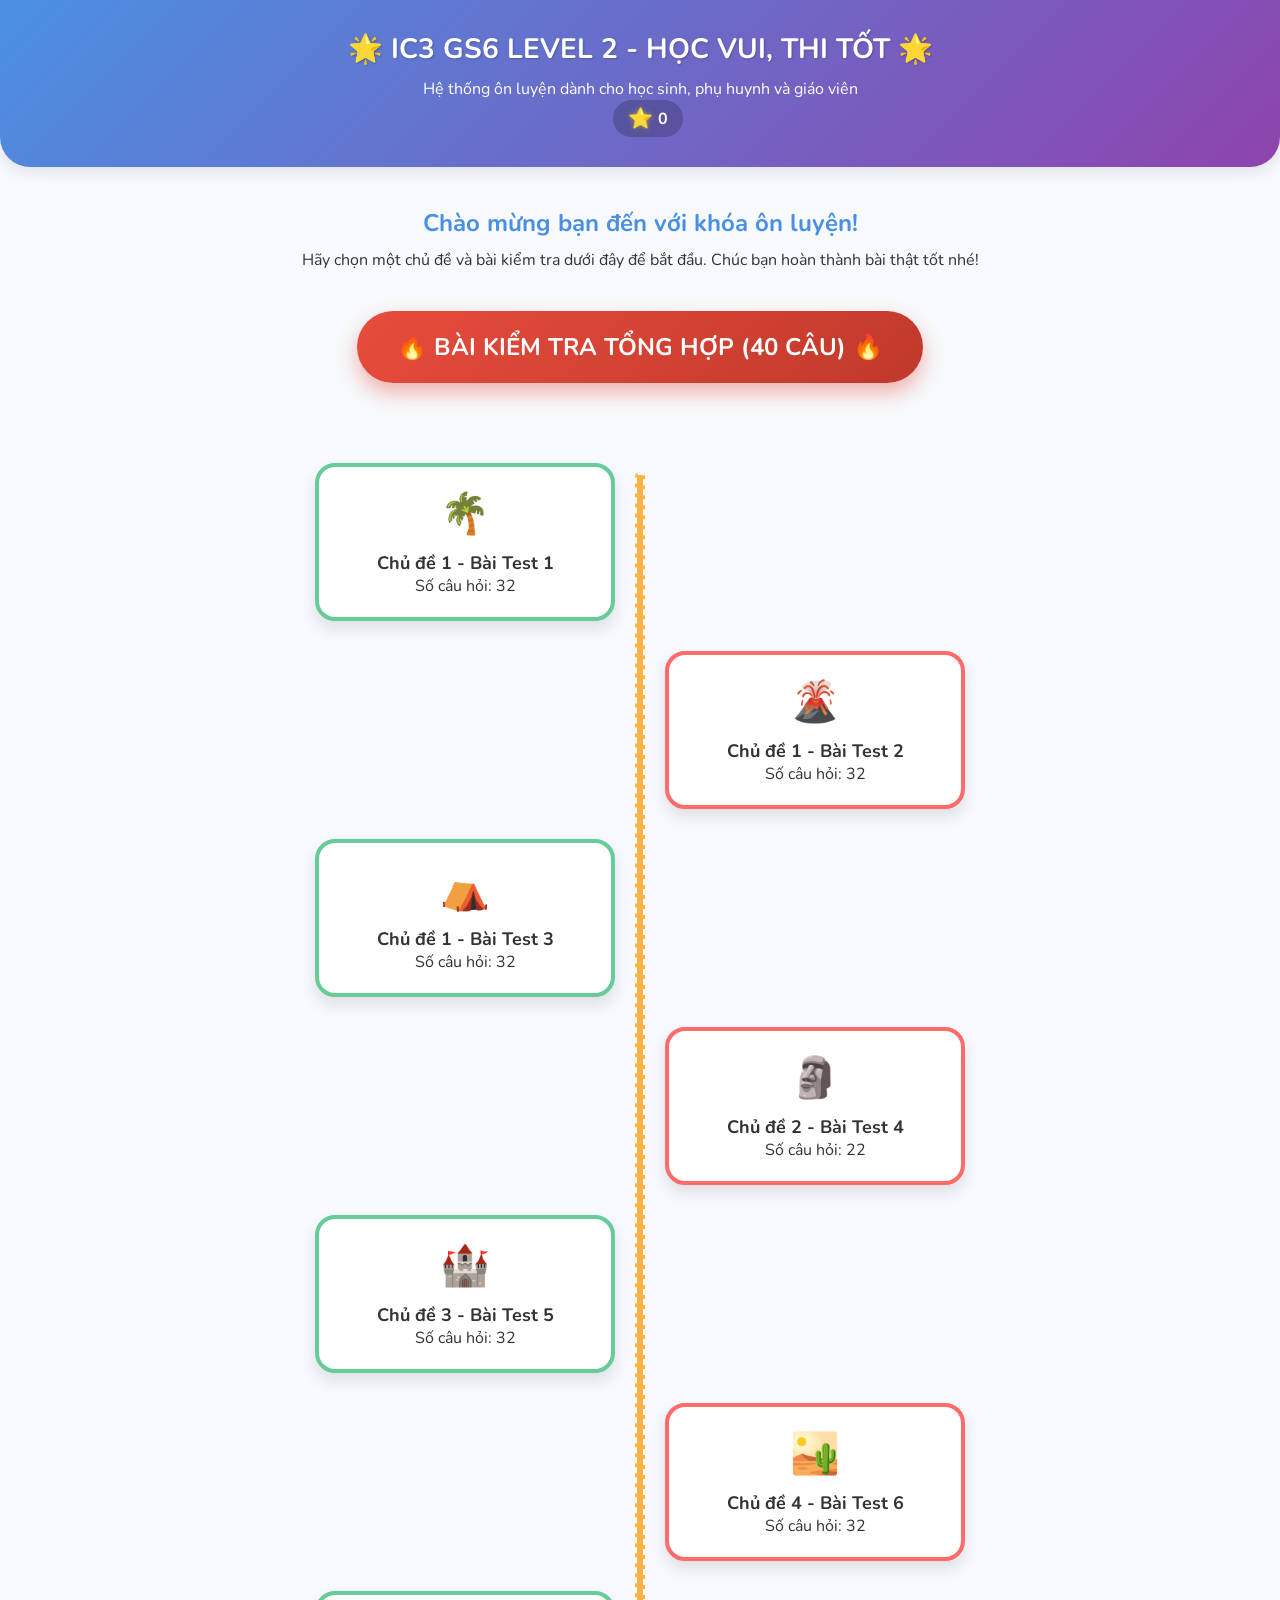
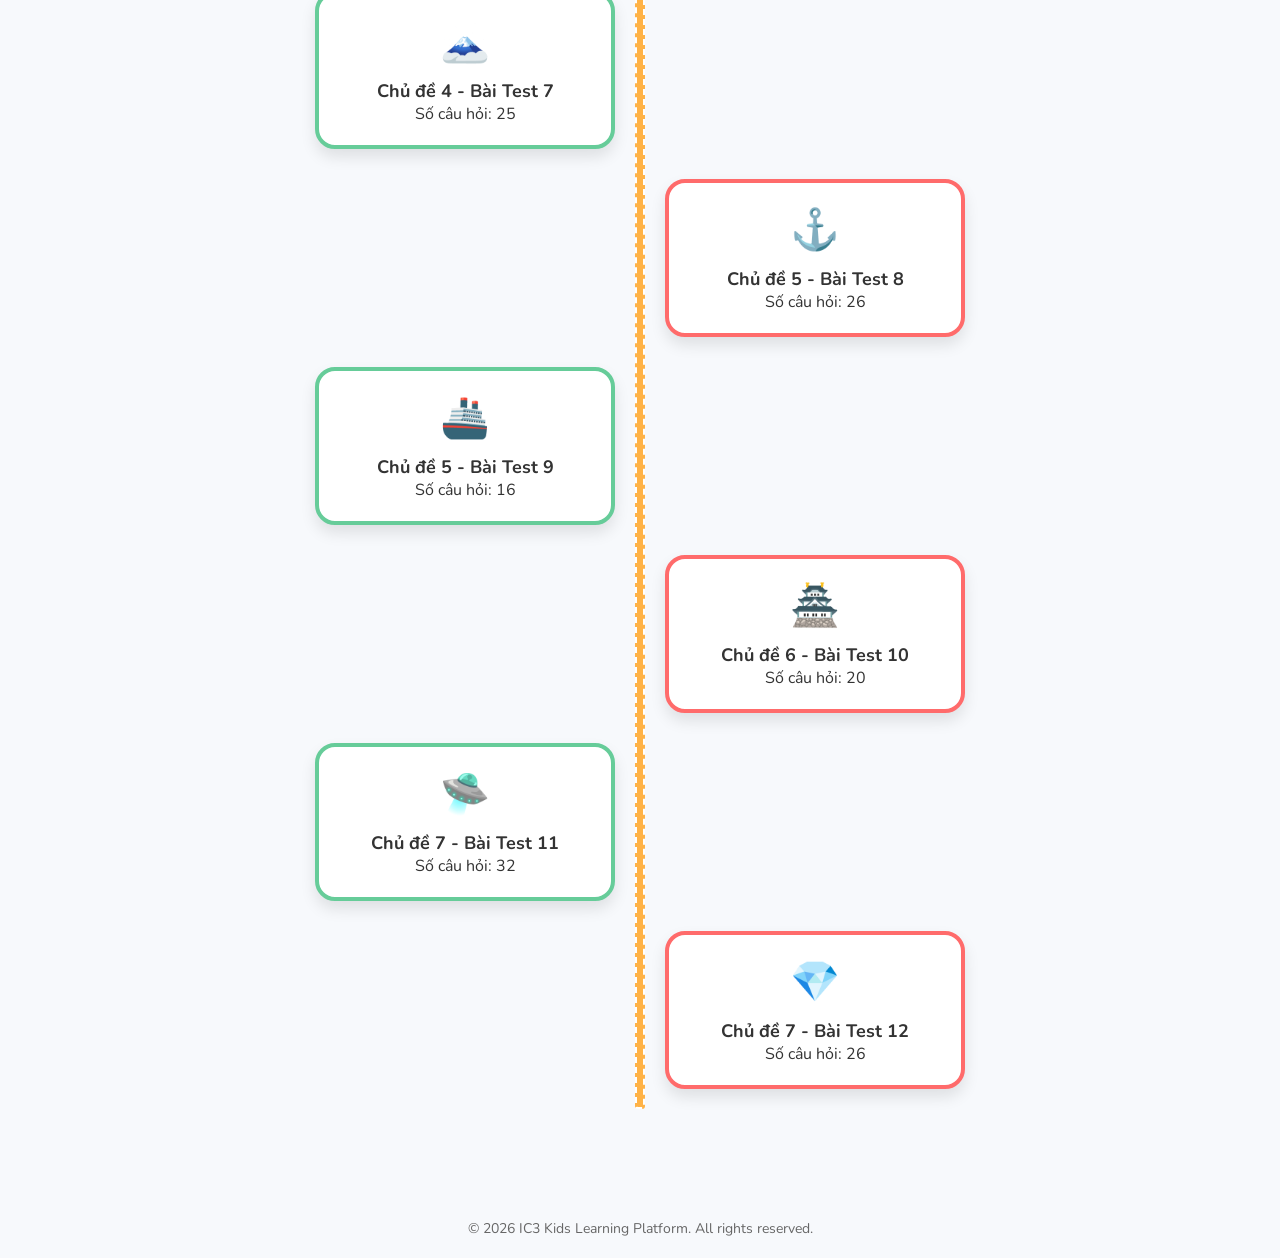
<file: index.html>
<!DOCTYPE html>
<html lang="vi">
<head>
    <meta charset="UTF-8">
    <meta name="viewport" content="width=device-width, initial-scale=1.0">
    <title>IC3 GS6 Level 2 - Ôn Tập Kiến Thức</title>
    <link rel="stylesheet" href="style.css">
    <link href="https://fonts.googleapis.com/css2?family=Nunito:wght@400;600;800&display=swap" rel="stylesheet">
</head>
<body>
    <header class="app-header">
        <div class="header-container">
            <h1>🌟 IC3 GS6 LEVEL 2 - HỌC VUI, THI TỐT 🌟</h1>
            <p>Hệ thống ôn luyện dành cho học sinh, phụ huynh và giáo viên</p>
            <div class="coin-counter" title="Số sao của bạn">
                <span class="coin-icon">⭐</span> <span id="header-coin-amount">0</span>
            </div>
        </div>
    </header>

    <main class="app-main container">
        <section class="welcome-section">
            <h2>Chào mừng bạn đến với khóa ôn luyện!</h2>
            <p>Hãy chọn một chủ đề và bài kiểm tra dưới đây để bắt đầu. Chúc bạn hoàn thành bài thật tốt nhé!</p>
        </section>

        <section class="final-exam-section" style="text-align: center; margin-bottom: 40px;">
            <button class="btn btn-danger btn-large" style="background: linear-gradient(135deg, #e74c3c, #c0392b); color: white; padding: 20px 40px; font-size: 24px; border-radius: 50px; box-shadow: 0 10px 20px rgba(231, 76, 60, 0.4); animation: pulse 2s infinite;" onclick="showModeModal('final_exam')">
                🔥 BÀI KIỂM TRA TỔNG HỢP (40 CÂU) 🔥
            </button>
        </section>

        <section id="topic-list" class="map-container">
            <!-- Topics will be loaded here dynamically -->
        </section>

        <!-- Mode Selection Modal -->
        <div id="mode-modal" class="modal-overlay" style="display: none;">
            <div class="modal-content">
                <h2>Chọn Chế Độ Làm Bài</h2>
                <p id="modal-test-name">Tên Bài Test</p>
                <div class="mode-options">
                    <div class="mode-card practice-mode" onclick="startQuizMode('practice')">
                        <h3>Làm Bài Ôn Tập 📖</h3>
                        <p>Thoải mái thời gian, có linh vật cổ vũ, thích hợp để học và ghi nhớ.</p>
                    </div>
                    <div class="mode-card exam-mode" onclick="startQuizMode('exam')">
                        <h3>Làm Bài Kiểm Tra ⏱️</h3>
                        <p>Có tính thời gian nghiêm ngặt, trải nghiệm như thi thật!</p>
                    </div>
                </div>
                <button class="btn btn-secondary" style="margin-top:20px;" onclick="closeModeModal()">Đóng</button>
            </div>
        </div>
    </main>

    <footer class="app-footer">
        <p>&copy; 2026 IC3 Kids Learning Platform. All rights reserved.</p>
    </footer>

    <script src="data.js"></script>
    <script src="app.js"></script>
    <script>
        document.addEventListener('DOMContentLoaded', () => {
            renderTopicList();
        });
    </script>
</body>
</html>
</file>
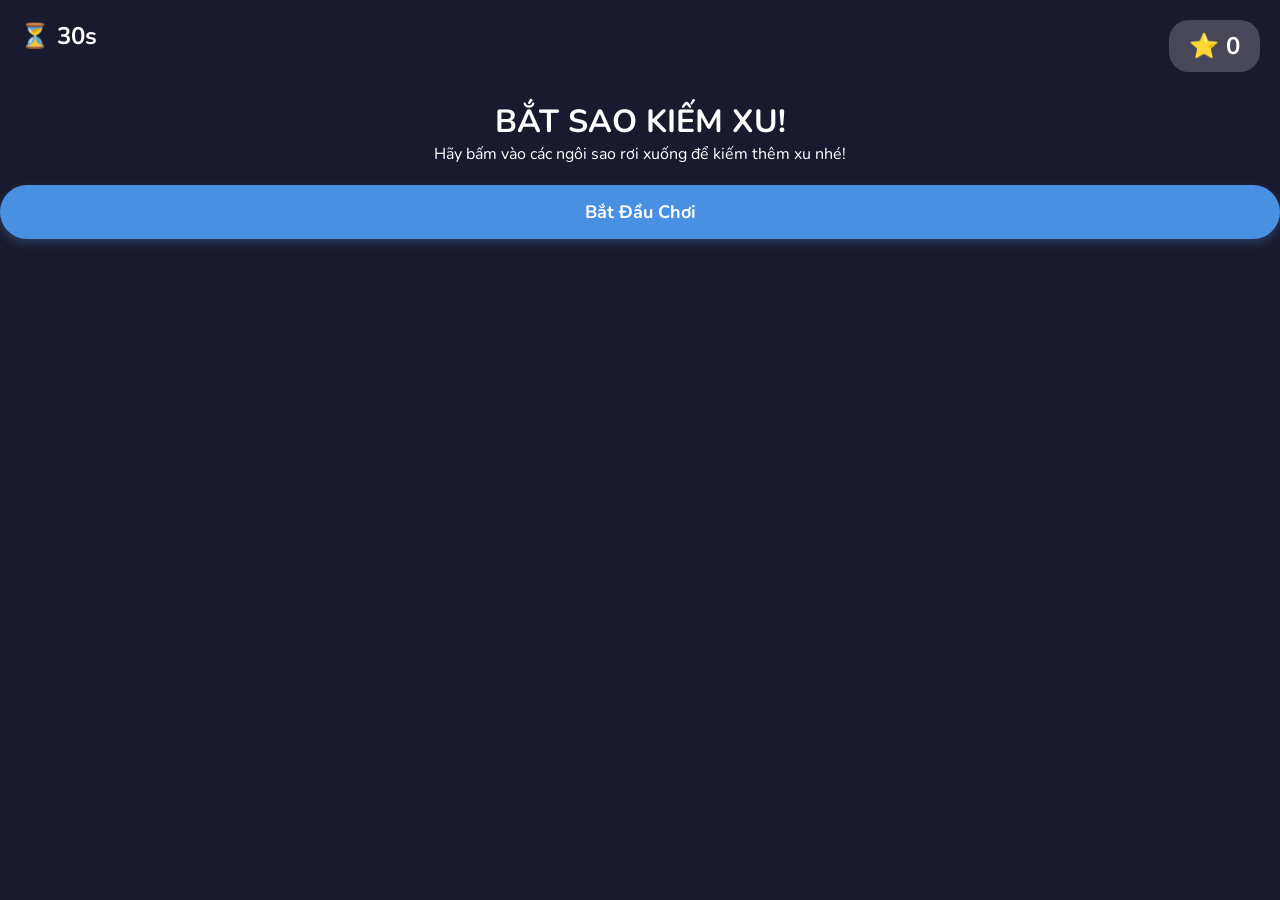
<file: minigame.html>
<!DOCTYPE html>
<html lang="vi">
<head>
    <meta charset="UTF-8">
    <meta name="viewport" content="width=device-width, initial-scale=1.0">
    <title>Minigame Xả Hơi - IC3 GS6 Level 2</title>
    <link rel="stylesheet" href="style.css">
    <link href="https://fonts.googleapis.com/css2?family=Nunito:wght@400;600;800&display=swap" rel="stylesheet">
    <style>
        body { background: #1a1a2e; color: white; text-align: center; overflow: hidden; }
        .star {
            position: absolute;
            font-size: 30px;
            cursor: pointer;
            user-select: none;
            transition: transform 0.1s;
        }
        .star:active { transform: scale(1.5); }
        #score-board {
            position: fixed; top: 20px; right: 20px;
            font-size: 24px; font-weight: bold;
            background: rgba(255,255,255,0.2); padding: 10px 20px; border-radius: 20px;
        }
        .timer { position: fixed; top: 20px; left: 20px; font-size: 24px; font-weight: bold; }
    </style>
</head>
<body>
    <div class="timer">⏳ <span id="time-left">30</span>s</div>
    <div id="score-board">⭐ <span id="score">0</span></div>
    
    <h1 style="margin-top: 100px;">BẮT SAO KIẾM XU!</h1>
    <p>Hãy bấm vào các ngôi sao rơi xuống để kiếm thêm xu nhé!</p>
    
    <button class="btn btn-primary btn-large" id="start-btn" onclick="startGame()" style="margin-top:20px; z-index: 100; position:relative;">Bắt Đầu Chơi</button>

    <script>
        let score = 0;
        let timeLeft = 30;
        let gameInterval;
        let spawnInterval;

        function startGame() {
            document.getElementById('start-btn').style.display = 'none';
            score = 0;
            timeLeft = 30;
            document.getElementById('score').textContent = score;
            document.getElementById('time-left').textContent = timeLeft;
            
            spawnInterval = setInterval(spawnStar, 600);
            gameInterval = setInterval(() => {
                timeLeft--;
                document.getElementById('time-left').textContent = timeLeft;
                if (timeLeft <= 0) {
                    endGame();
                }
            }, 1000);
        }

        function spawnStar() {
            const star = document.createElement('div');
            star.className = 'star';
            star.textContent = '⭐';
            star.style.left = Math.random() * (window.innerWidth - 50) + 'px';
            star.style.top = '-50px';
            document.body.appendChild(star);

            let posY = -50;
            const fallSpeed = Math.random() * 3 + 2;
            
            const fallInterval = setInterval(() => {
                posY += fallSpeed;
                star.style.top = posY + 'px';
                if (posY > window.innerHeight) {
                    clearInterval(fallInterval);
                    if (document.body.contains(star)) document.body.removeChild(star);
                }
            }, 20);

            star.onmousedown = () => {
                score += 5;
                document.getElementById('score').textContent = score;
                clearInterval(fallInterval);
                star.textContent = '✨';
                setTimeout(() => {
                    if (document.body.contains(star)) document.body.removeChild(star);
                }, 100);
            };
        }

        function endGame() {
            clearInterval(gameInterval);
            clearInterval(spawnInterval);
            const currentCoins = parseInt(localStorage.getItem('totalCoins') || '0');
            localStorage.setItem('totalCoins', currentCoins + score);
            
            document.body.innerHTML = `
                <div style="margin-top: 20vh;">
                    <h1>HẾT GIỜ!</h1>
                    <h2>Bạn đã kiếm được ${score} xu!</h2>
                    <br><br>
                    <button class="btn btn-primary btn-large" onclick="window.location.href='index.html'">Trở Về Bản Đồ</button>
                </div>
            `;
        }
    </script>
</body>
</html>
</file>
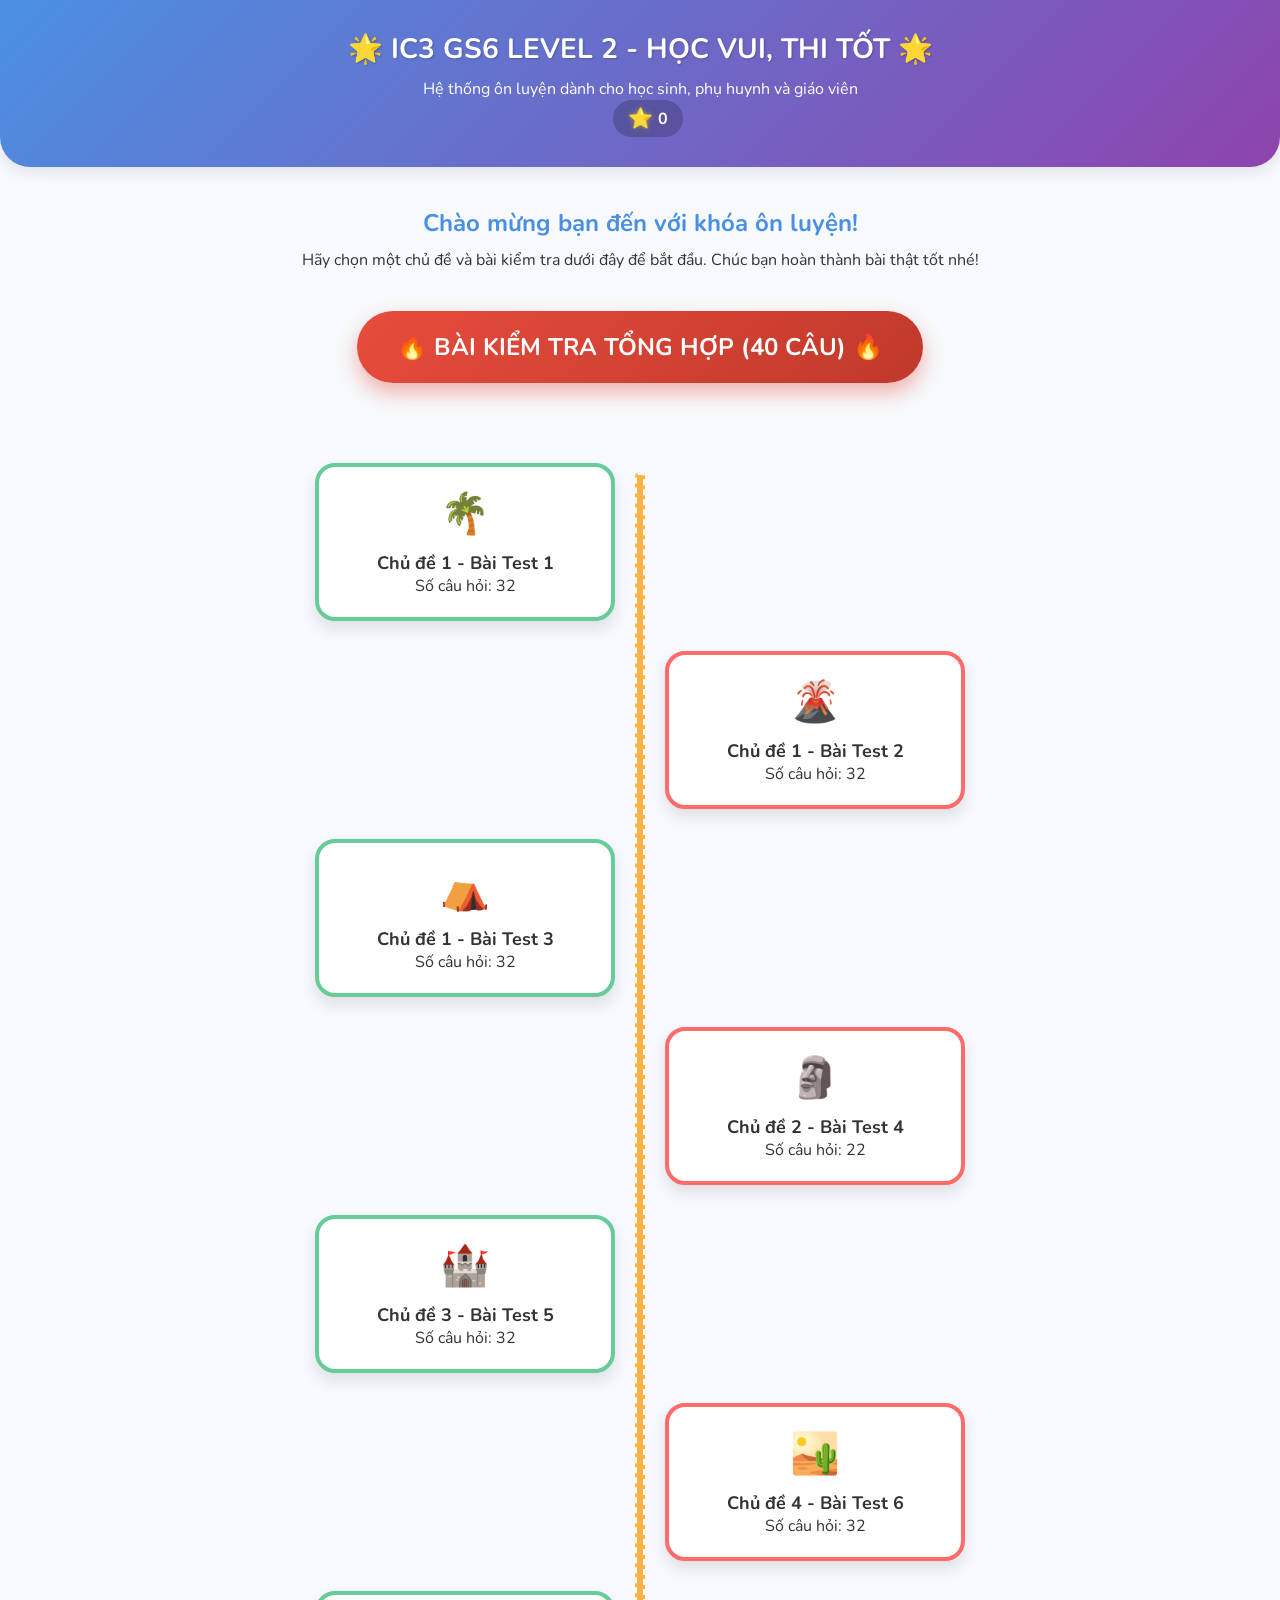
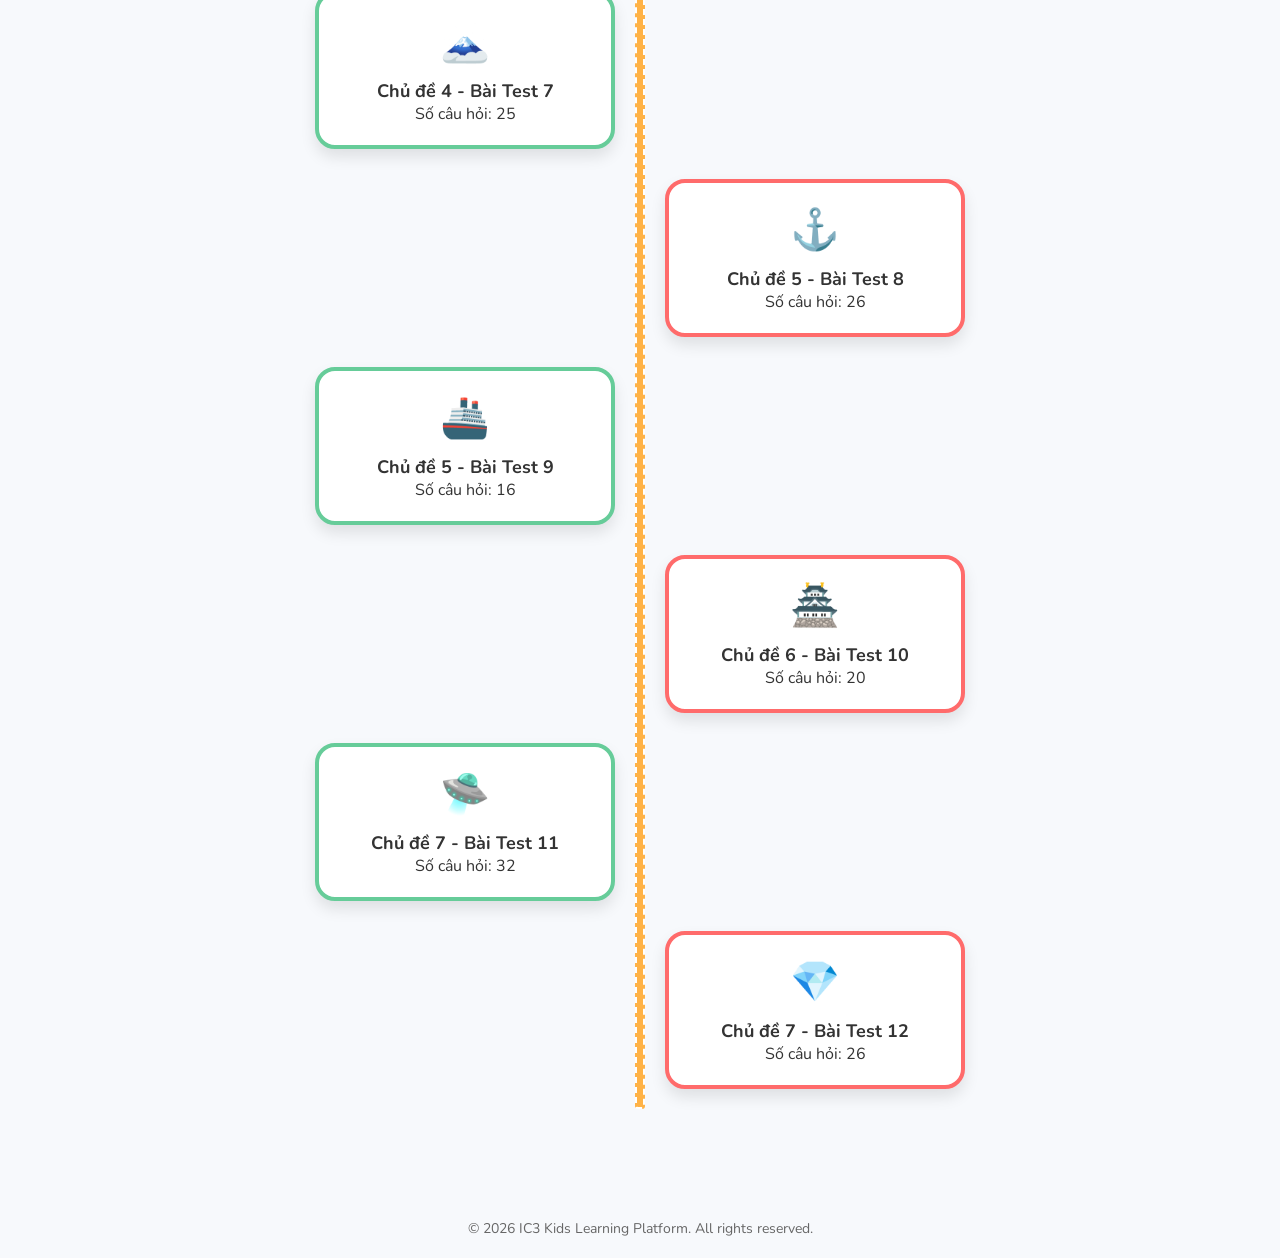
<file: quiz.html>
<!DOCTYPE html>
<html lang="vi">
<head>
    <meta charset="UTF-8">
    <meta name="viewport" content="width=device-width, initial-scale=1.0">
    <title>Làm bài Quiz - IC3 GS6 Level 2</title>
    <link rel="stylesheet" href="style.css">
    <link href="https://fonts.googleapis.com/css2?family=Nunito:wght@400;600;800&display=swap" rel="stylesheet">
</head>
<body>
    <header class="app-header">
        <div class="header-container quiz-header">
            <h1 id="quiz-title">Đang tải...</h1>
            <div class="coin-counter" title="Số sao của bạn">
                <span class="coin-icon">⭐</span> <span id="header-coin-amount">0</span>
            </div>
            <div class="progress-container">
                <span id="question-counter">Câu: 1/10</span>
                <div class="racing-track">
                    <div id="progress-car" class="racing-car">🚗</div>
                    <div id="progress-bar" class="racing-fill"></div>
                </div>
            </div>
        </div>
    </header>

    <main class="app-main container quiz-main">
        <div class="quiz-card" id="quiz-card">
            <!-- Question content will be rendered here -->
        </div>

        <div class="quiz-navigation">
            <button id="btn-prev" class="btn btn-secondary" onclick="prevQuestion()" style="display: none;">Quay lại</button>
            <button id="btn-next" class="btn btn-primary" onclick="nextQuestion()">Tiếp theo</button>
            <button id="btn-submit" class="btn btn-success" onclick="submitQuiz()" style="display: none;">Nộp Bài</button>
        </div>
    </main>

    <footer class="app-footer">
        <p>&copy; 2026 IC3 Kids Learning Platform</p>
    </footer>

    <div class="mascot-container">
        <div class="mascot-bubble" id="mascot-message">Cố lên bạn ơi! Chinh phục đỉnh cao nào!</div>
        <div class="mascot-img" onclick="mascotCheer()">🦉</div>
    </div>

    <script src="data.js"></script>
    <script src="app.js"></script>
    <script>
        document.addEventListener('DOMContentLoaded', () => {
            initQuiz();
        });
    </script>
</body>
</html>
</file>
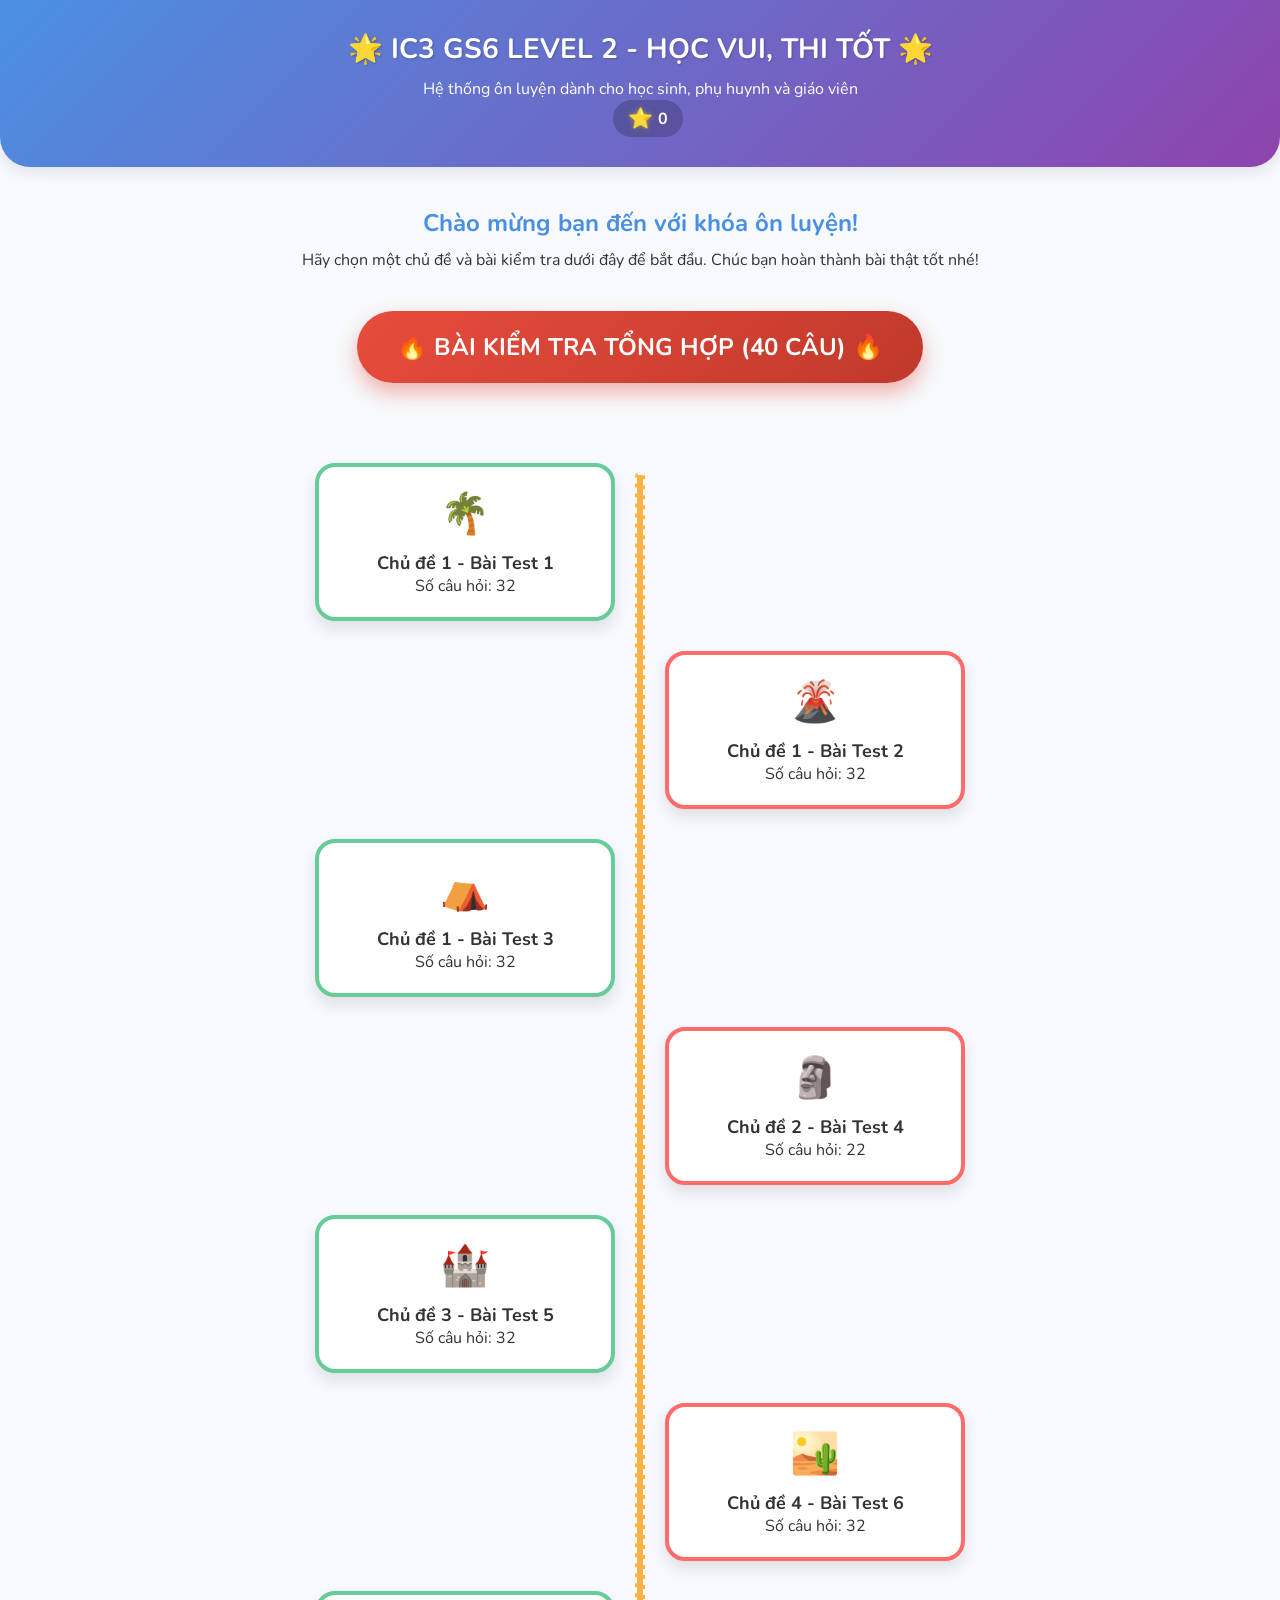
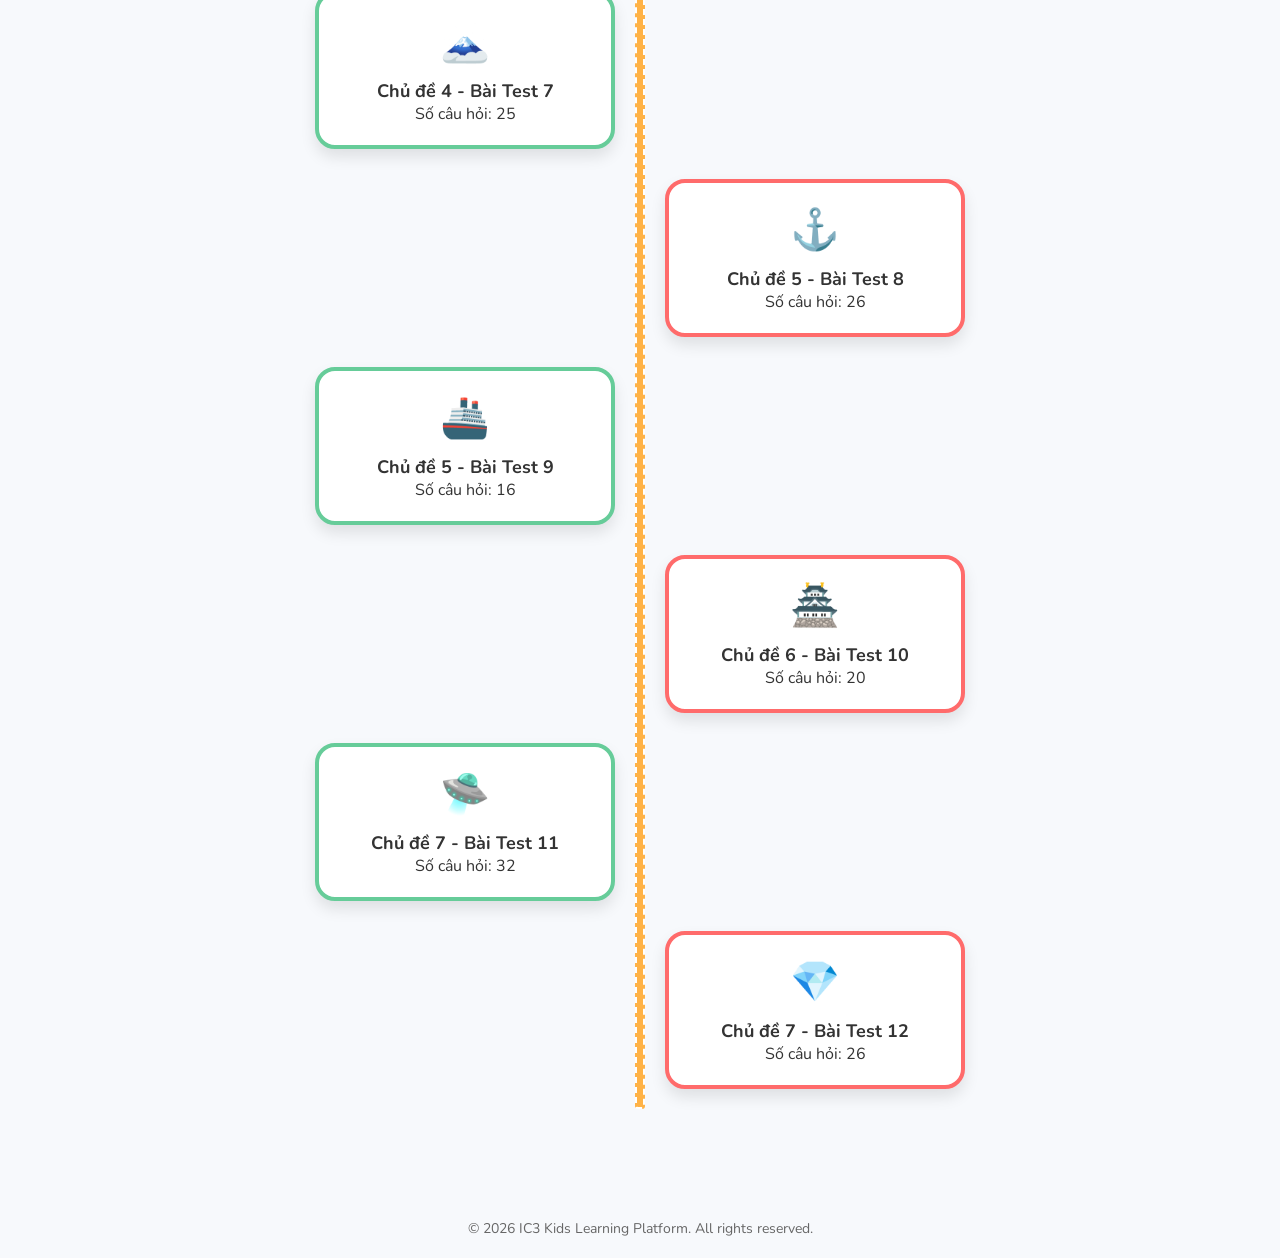
<file: review.html>
<!DOCTYPE html>
<html lang="vi">
<head>
    <meta charset="UTF-8">
    <meta name="viewport" content="width=device-width, initial-scale=1.0">
    <title>Xem Lại Đáp Án - IC3 GS6 Level 2</title>
    <link rel="stylesheet" href="style.css">
    <link href="https://fonts.googleapis.com/css2?family=Nunito:wght@400;600;800&display=swap" rel="stylesheet">
</head>
<body>
    <header class="app-header">
        <div class="header-container review-header">
            <button class="btn btn-secondary back-btn" onclick="window.location.href='result.html'">← Quay Lại Kết Quả</button>
            <h1>👀 XEM LẠI BÀI LÀM</h1>
            <div class="coin-counter" title="Số sao của bạn">
                <span class="coin-icon">⭐</span> <span id="header-coin-amount">0</span>
            </div>
        </div>
    </header>

    <main class="app-main container review-main">
        <div id="review-container">
            <!-- Review items will be loaded here -->
        </div>
        
        <div class="review-actions">
             <button class="btn btn-primary btn-large" onclick="window.location.href='index.html'">Trang Chủ</button>
        </div>
    </main>

    <footer class="app-footer">
        <p>&copy; 2026 IC3 Kids Learning Platform</p>
    </footer>

    <script src="data.js"></script>
    <script src="app.js"></script>
    <script>
        document.addEventListener('DOMContentLoaded', () => {
            renderReview();
        });
    </script>
</body>
</html>
</file>
<file: style.css>
:root {
    --primary: #4A90E2;
    --primary-light: #7EBAFF;
    --secondary: #FFB347;
    --success: #66CC99;
    --danger: #FF6B6B;
    --text-main: #333333;
    --text-muted: #666666;
    --bg-main: #F7F9FC;
    --white: #FFFFFF;
    --border-radius: 16px;
    --box-shadow: 0 8px 20px rgba(0, 0, 0, 0.08);
    --transition: all 0.3s ease;
}

* {
    margin: 0;
    padding: 0;
    box-sizing: border-box;
    font-family: 'Nunito', sans-serif;
}

body {
    background-color: var(--bg-main);
    color: var(--text-main);
    display: flex;
    flex-direction: column;
    min-height: 100vh;
}

/* Container */
.container {
    width: 100%;
    max-width: 1000px;
    margin: 0 auto;
    padding: 0 20px;
}

/* Header */
.app-header {
    background: linear-gradient(135deg, var(--primary), #8E44AD);
    color: var(--white);
    padding: 30px 20px;
    text-align: center;
    border-bottom-left-radius: 30px;
    border-bottom-right-radius: 30px;
    box-shadow: 0 4px 15px rgba(0, 0, 0, 0.1);
}

.app-header h1 {
    font-size: 28px;
    margin-bottom: 10px;
    text-shadow: 1px 1px 2px rgba(0,0,0,0.2);
}

.quiz-header {
    display: flex;
    justify-content: space-between;
    align-items: center;
    text-align: left;
}

.quiz-header h1 {
    font-size: 22px;
    margin: 0;
}

/* Main Content */
.app-main {
    flex: 1;
    padding: 40px 20px;
}

/* Typography */
.welcome-section {
    text-align: center;
    margin-bottom: 40px;
}

.welcome-section h2 {
    color: var(--primary);
    font-size: 24px;
    margin-bottom: 10px;
}

/* Grid layout for Topics */
.topic-grid {
    display: grid;
    grid-template-columns: repeat(auto-fill, minmax(300px, 1fr));
    gap: 25px;
}

.topic-card {
    background-color: var(--white);
    border-radius: var(--border-radius);
    padding: 25px;
    box-shadow: var(--box-shadow);
    transition: var(--transition);
    cursor: pointer;
    border-left: 6px solid var(--secondary);
    display: flex;
    flex-direction: column;
    justify-content: center;
}

.topic-card:hover {
    transform: translateY(-5px);
    box-shadow: 0 12px 25px rgba(0, 0, 0, 0.15);
}

.topic-card h3 {
    color: var(--primary);
    margin-bottom: 10px;
    font-size: 20px;
}

.topic-card p {
    color: var(--text-muted);
    font-size: 15px;
}

/* Buttons */
.btn {
    padding: 12px 24px;
    border: none;
    border-radius: 30px;
    font-size: 16px;
    font-weight: bold;
    cursor: pointer;
    transition: var(--transition);
    text-align: center;
}

.btn-large {
    padding: 15px 40px;
    font-size: 18px;
}

.btn-primary {
    background-color: var(--primary);
    color: var(--white);
    box-shadow: 0 4px 10px rgba(74, 144, 226, 0.3);
}

.btn-primary:hover {
    background-color: #357ABD;
    transform: translateY(-2px);
}

.btn-secondary {
    background-color: #E2E8F0;
    color: var(--text-main);
}

.btn-secondary:hover {
    background-color: #CBD5E1;
}

.btn-success {
    background-color: var(--success);
    color: var(--white);
    box-shadow: 0 4px 10px rgba(102, 204, 153, 0.3);
}

.btn-success:hover {
    background-color: #52A37A;
}

/* Progress Bar */
.progress-container {
    width: 200px;
}

#question-counter {
    display: block;
    margin-bottom: 5px;
    font-size: 14px;
    font-weight: bold;
}

.progress-bar-bg {
    background-color: rgba(255, 255, 255, 0.3);
    height: 10px;
    border-radius: 5px;
    overflow: hidden;
}

.progress-bar-fill {
    background-color: var(--secondary);
    height: 100%;
    width: 0%;
    transition: width 0.4s ease;
}

/* Quiz Card */
.quiz-card {
    background-color: var(--white);
    border-radius: var(--border-radius);
    padding: 30px;
    box-shadow: var(--box-shadow);
    margin-bottom: 30px;
    animation: fadeIn 0.4s ease;
}

@keyframes fadeIn {
    from { opacity: 0; transform: translateY(10px); }
    to { opacity: 1; transform: translateY(0); }
}

.question-text {
    font-size: 20px;
    font-weight: bold;
    color: #2D3748;
    margin-bottom: 20px;
    line-height: 1.5;
}

.question-image {
    max-width: 100%;
    border-radius: 8px;
    margin-bottom: 20px;
    border: 1px solid #E2E8F0;
}

.options-container {
    display: flex;
    flex-direction: column;
    gap: 12px;
}

.option-item {
    display: flex;
    align-items: center;
    padding: 15px 20px;
    background-color: #F8FAFC;
    border: 2px solid #E2E8F0;
    border-radius: 12px;
    cursor: pointer;
    transition: var(--transition);
}

.option-item:hover {
    border-color: var(--primary-light);
    background-color: #F0F7FF;
}

.option-item.selected {
    border-color: var(--primary);
    background-color: #EBF4FF;
}

.option-item input {
    margin-right: 15px;
    width: 20px;
    height: 20px;
    cursor: pointer;
}

.option-item label {
    flex: 1;
    cursor: pointer;
    font-size: 16px;
}

/* Matching / Select layout */
.matching-row {
    display: flex;
    flex-direction: column;
    margin-bottom: 15px;
    background: #F8FAFC;
    padding: 15px;
    border-radius: 8px;
    border: 1px solid #E2E8F0;
}

.matching-row p {
    margin-bottom: 10px;
    font-weight: 600;
}

.matching-row select {
    padding: 10px;
    border-radius: 8px;
    border: 1px solid #CBD5E1;
    font-size: 15px;
    outline: none;
    font-family: 'Nunito', sans-serif;
}

.matching-row select:focus {
    border-color: var(--primary);
}

.quiz-navigation {
    display: flex;
    justify-content: space-between;
}

/* Results */
.result-card {
    background-color: var(--white);
    border-radius: var(--border-radius);
    padding: 40px;
    box-shadow: var(--box-shadow);
    text-align: center;
}

.score-circle {
    width: 150px;
    height: 150px;
    border-radius: 50%;
    background-color: var(--primary);
    color: var(--white);
    display: flex;
    align-items: center;
    justify-content: center;
    font-size: 36px;
    font-weight: bold;
    margin: 30px auto;
    border: 8px solid #EBF4FF;
    box-shadow: 0 0 20px rgba(74, 144, 226, 0.4);
}

.result-message {
    font-size: 20px;
    color: var(--text-muted);
    margin-bottom: 40px;
}

.result-actions {
    display: flex;
    justify-content: center;
    gap: 15px;
    flex-wrap: wrap;
}

/* Review */
.review-item {
    background-color: var(--white);
    border-radius: var(--border-radius);
    padding: 25px;
    margin-bottom: 20px;
    box-shadow: var(--box-shadow);
    border-left: 6px solid #E2E8F0;
}

.review-item.correct {
    border-left-color: var(--success);
}

.review-item.incorrect {
    border-left-color: var(--danger);
}

.review-question {
    font-weight: bold;
    font-size: 18px;
    margin-bottom: 15px;
}

.review-answer {
    margin-bottom: 8px;
    padding: 10px;
    border-radius: 8px;
    background-color: #F8FAFC;
}

.review-answer.user {
    color: var(--text-main);
}

.review-answer.correct-ans {
    color: var(--success);
    font-weight: bold;
    background-color: #E6F7ED;
}

.review-answer.wrong-ans {
    color: var(--danger);
    font-weight: bold;
    background-color: #FFEBEB;
}

.review-explanation {
    margin-top: 15px;
    padding: 15px;
    background-color: #FFF9E6;
    border-radius: 8px;
    border-left: 4px solid var(--secondary);
    font-size: 15px;
}

.back-btn {
    background: transparent;
    color: var(--white);
    border: 1px solid rgba(255,255,255,0.5);
    padding: 8px 15px;
    font-size: 14px;
}

.back-btn:hover {
    background: rgba(255,255,255,0.2);
    color: var(--white);
}

.review-actions {
    text-align: center;
    margin-top: 30px;
}

/* Footer */
.app-footer {
    text-align: center;
    padding: 20px;
    color: var(--text-muted);
    font-size: 14px;
}

/* Responsive */
@media (max-width: 768px) {
    .quiz-header {
        flex-direction: column;
        gap: 15px;
        text-align: center;
    }
    
    .quiz-navigation {
        flex-direction: column;
        gap: 15px;
    }
    
    .btn {
        width: 100%;
    }
}

/* GAMIFICATION STYLES */

/* Coin Counter */
.coin-counter {
    background: rgba(0, 0, 0, 0.2);
    padding: 5px 15px;
    border-radius: 20px;
    font-weight: bold;
    display: inline-flex;
    align-items: center;
    gap: 5px;
    margin-left: 15px;
}
.coin-icon {
    font-size: 20px;
    color: #FFD700;
    text-shadow: 0 0 5px rgba(255, 215, 0, 0.5);
}

/* Map Layout for index.html */
.map-container {
    display: flex;
    flex-direction: column;
    align-items: center;
    position: relative;
    padding: 40px 0;
}
.map-container::before {
    content: '';
    position: absolute;
    top: 50px;
    bottom: 50px;
    left: 50%;
    width: 6px;
    background: #FFB347;
    transform: translateX(-50%);
    z-index: 0;
    border-radius: 3px;
    border: 2px dashed #FFF;
}
.island-card {
    position: relative;
    z-index: 1;
    width: 300px;
    background: #fff;
    border-radius: 20px;
    padding: 20px;
    margin-bottom: 30px;
    box-shadow: 0 8px 15px rgba(0,0,0,0.1);
    border: 4px solid #4A90E2;
    cursor: pointer;
    transition: all 0.3s cubic-bezier(0.175, 0.885, 0.32, 1.275);
    text-align: center;
}
.island-card:nth-child(odd) {
    margin-right: 350px;
    border-color: #66CC99;
}
.island-card:nth-child(even) {
    margin-left: 350px;
    border-color: #FF6B6B;
}
.island-card:hover {
    transform: scale(1.05) translateY(-5px);
}
.island-icon {
    font-size: 40px;
    margin-bottom: 10px;
}
.island-title {
    color: #333;
    font-size: 18px;
    font-weight: bold;
}

@media (max-width: 768px) {
    .map-container::before {
        left: 20px;
    }
    .island-card:nth-child(odd), .island-card:nth-child(even) {
        margin: 0 0 20px 40px;
        width: calc(100% - 40px);
    }
}

/* Mascot */
.mascot-container {
    position: fixed;
    bottom: 20px;
    right: 20px;
    z-index: 1000;
    display: flex;
    flex-direction: column;
    align-items: flex-end;
}
.mascot-bubble {
    background: #fff;
    padding: 10px 15px;
    border-radius: 15px;
    border-bottom-right-radius: 0;
    box-shadow: 0 4px 10px rgba(0,0,0,0.1);
    margin-bottom: 10px;
    font-weight: bold;
    color: #4A90E2;
    animation: float 3s ease-in-out infinite;
    max-width: 200px;
    text-align: center;
}
.mascot-img {
    font-size: 60px;
    filter: drop-shadow(0 5px 5px rgba(0,0,0,0.2));
    cursor: pointer;
    transition: transform 0.3s;
}
.mascot-img:hover {
    transform: scale(1.1) rotate(5deg);
}

@keyframes float {
    0% { transform: translateY(0px); }
    50% { transform: translateY(-10px); }
    100% { transform: translateY(0px); }
}

/* Racing Progress */
.racing-track {
    position: relative;
    background-color: rgba(0, 0, 0, 0.1);
    height: 15px;
    border-radius: 10px;
    margin: 30px 0;
    width: 100%;
}
.racing-car {
    position: absolute;
    top: -20px;
    font-size: 30px;
    transition: left 0.5s cubic-bezier(0.175, 0.885, 0.32, 1.275);
    z-index: 2;
    margin-left: -15px;
}
.racing-fill {
    background: linear-gradient(90deg, #FFB347, #FF6B6B);
    height: 100%;
    border-radius: 10px;
    transition: width 0.5s ease;
}

/* Minigame Card */
.minigame-card {
    background: linear-gradient(135deg, #FF6B6B, #FFB347);
    color: white;
    padding: 20px;
    border-radius: 15px;
    margin-top: 20px;
    cursor: pointer;
    animation: pulse 2s infinite;
    font-weight: bold;
    font-size: 18px;
    display: inline-block;
}
@keyframes pulse {
    0% { transform: scale(1); }
    50% { transform: scale(1.02); }
    100% { transform: scale(1); }
}

/* Badge System */
.badge-container {
    display: flex;
    justify-content: center;
    gap: 15px;
    margin-top: 20px;
    flex-wrap: wrap;
}
.badge {
    display: inline-flex;
    flex-direction: column;
    align-items: center;
    background: #fff;
    padding: 10px;
    border-radius: 12px;
    box-shadow: 0 4px 10px rgba(0,0,0,0.1);
    border: 2px solid #E2E8F0;
    width: 100px;
}
.badge.unlocked {
    border-color: #FFD700;
    background: #FFFBE6;
}
.badge-icon {
    font-size: 30px;
    margin-bottom: 5px;
    filter: grayscale(100%);
    opacity: 0.5;
}
.badge.unlocked .badge-icon {
    filter: grayscale(0%);
    opacity: 1;
}
.badge-name {
    font-size: 12px;
    font-weight: bold;
    text-align: center;
}

/* Modal & Modes */
.modal-overlay {
    position: fixed;
    top: 0; left: 0; width: 100%; height: 100%;
    background: rgba(0,0,0,0.6);
    display: flex;
    justify-content: center;
    align-items: center;
    z-index: 2000;
}
.modal-content {
    background: #fff;
    padding: 30px;
    border-radius: 20px;
    max-width: 600px;
    width: 90%;
    text-align: center;
    animation: fadeIn 0.3s;
}
.mode-options {
    display: flex;
    gap: 20px;
    margin-top: 20px;
}
.mode-card {
    flex: 1;
    padding: 20px;
    border-radius: 15px;
    cursor: pointer;
    border: 3px solid transparent;
    transition: 0.3s;
}
.mode-card:hover {
    transform: scale(1.05);
}
.practice-mode {
    background: #EBF4FF;
    border-color: #4A90E2;
}
.exam-mode {
    background: #FFEBEB;
    border-color: #FF6B6B;
}
.timer-display {
    font-size: 20px;
    font-weight: bold;
    color: #FF6B6B;
    background: #fff;
    padding: 5px 15px;
    border-radius: 10px;
    margin-right: 15px;
    border: 2px solid #FF6B6B;
    display: flex;
    align-items: center;
    gap: 5px;
}
@media (max-width: 600px) {
    .mode-options {
        flex-direction: column;
    }
}

.review-item.correct { background-color: #f0fdf4; }
.review-item.incorrect { background-color: #ffb3b3; }
</file>
